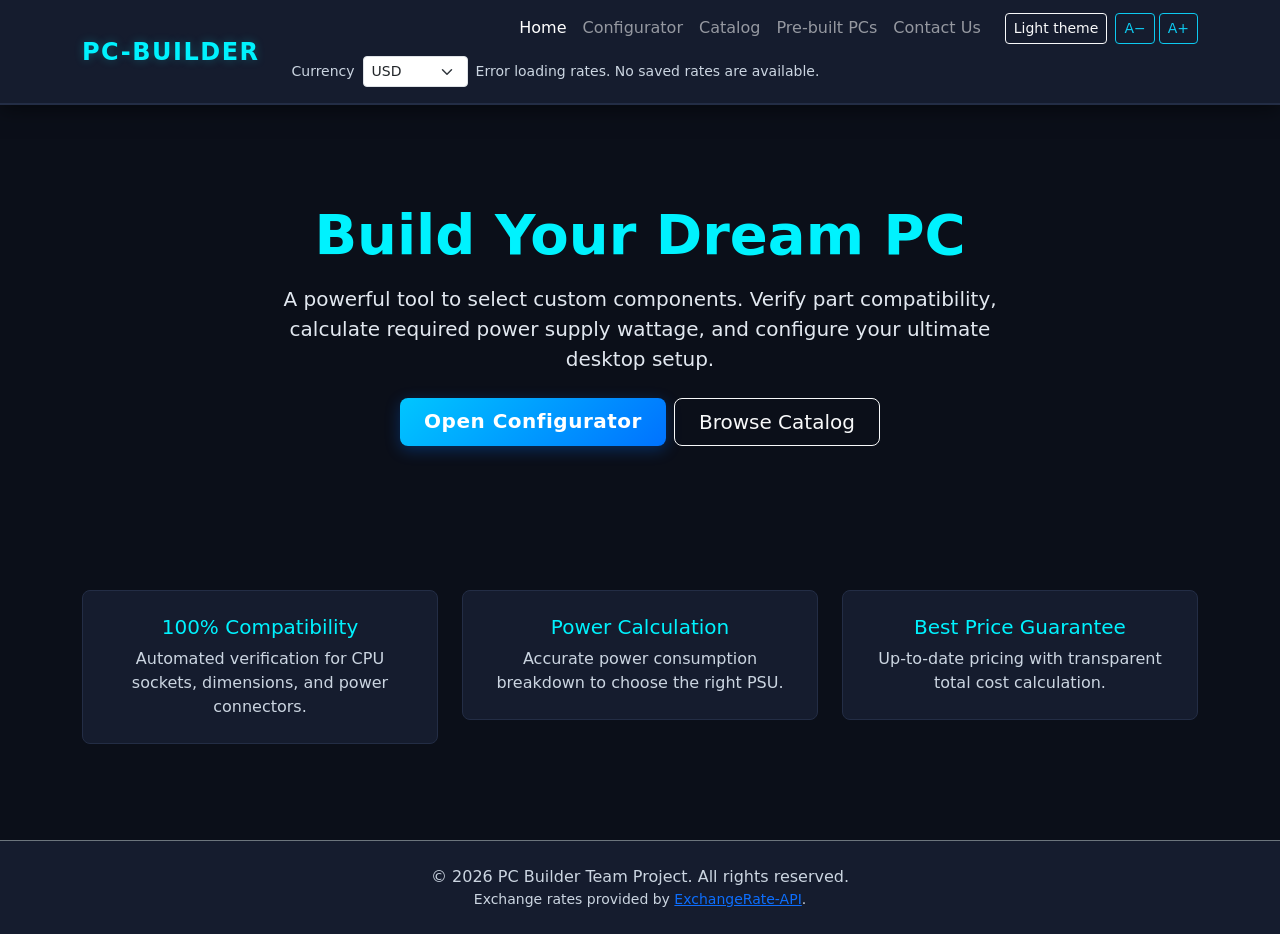
<file: index.html>
<!DOCTYPE html>
<html lang="en">
<head>
    <meta charset="UTF-8">
    <meta name="viewport" content="width=device-width, initial-scale=1.0">
    <title>PC Builder — Home</title>
    <link href="vendor/bootstrap/bootstrap.min.css" rel="stylesheet">
    <link rel="stylesheet" href="styles.css">
</head>
<body>
    <a class="skip-link" href="#main-content">Skip to main content</a>

    <nav class="navbar navbar-expand-lg navbar-dark navbar-custom sticky-top">
        <div class="container">
            <a class="navbar-brand fw-bold" href="index.html" style="color: var(--accent-color);">PC-BUILDER</a>
            <button class="navbar-toggler" type="button" data-bs-toggle="collapse" data-bs-target="#navbarNav" aria-controls="navbarNav" aria-expanded="false" aria-label="Toggle navigation">
                <span class="navbar-toggler-icon"></span>
            </button>
            <div class="collapse navbar-collapse" id="navbarNav">
                <ul class="navbar-nav ms-auto">
                    <li class="nav-item"><a aria-current="page" class="nav-link active" href="index.html">Home</a></li>
                    <li class="nav-item"><a class="nav-link" href="builder.html">Configurator</a></li>
                    <li class="nav-item"><a class="nav-link" href="catalog.html">Catalog</a></li>
                    <li class="nav-item"><a class="nav-link" href="prebuilt.html">Pre-built PCs</a></li>
                    <li class="nav-item"><a class="nav-link" href="contact.html">Contact Us</a></li>
                    <li class="nav-item d-flex align-items-center">
                        <button id="theme-toggle" type="button" class="btn btn-sm btn-outline-light ms-lg-3 mt-2 mt-lg-0">Light theme</button>
                    </li>
                </ul>
            </div>
        </div>
    </nav>

    <main id="main-content">
    <section class="py-5 text-center container">
        <div class="row py-lg-5">
            <div class="col-lg-8 col-md-10 mx-auto">
                <h1 class="fw-bold display-4" style="color: var(--accent-color);">Build Your Dream PC</h1>
                <p class="lead text-muted my-3">
                    A powerful tool to select custom components. Verify part compatibility, calculate required power supply wattage, and configure your ultimate desktop setup.
                </p>
                <div class="d-grid gap-2 d-sm-flex justify-content-sm-center mt-4">
                    <a href="builder.html" class="btn btn-primary btn-lg px-4 gap-3">Open Configurator</a>
                    <a href="catalog.html" class="btn btn-outline-light btn-lg px-4">Browse Catalog</a>
                </div>
            </div>
        </div>
    </section>

    <section class="container my-5">
        <div class="row g-4 text-center">
            <div class="col-md-4">
                <div class="p-4 rounded-3" style="background-color: var(--card-bg); border: 1px solid var(--border-color);">
                    <h3 class="h5" style="color: var(--accent-color);">100% Compatibility</h3>
                    <p class="text-muted mb-0">Automated verification for CPU sockets, dimensions, and power connectors.</p>
                </div>
            </div>
            <div class="col-md-4">
                <div class="p-4 rounded-3" style="background-color: var(--card-bg); border: 1px solid var(--border-color);">
                    <h3 class="h5" style="color: var(--accent-color);">Power Calculation</h3>
                    <p class="text-muted mb-0">Accurate power consumption breakdown to choose the right PSU.</p>
                </div>
            </div>
            <div class="col-md-4">
                <div class="p-4 rounded-3" style="background-color: var(--card-bg); border: 1px solid var(--border-color);">
                    <h3 class="h5" style="color: var(--accent-color);">Best Price Guarantee</h3>
                    <p class="text-muted mb-0">Up-to-date pricing with transparent total cost calculation.</p>
                </div>
            </div>
        </div>
    </section>
    </main>

    <footer class="py-4 text-center border-top border-secondary mt-5">
        <p class="mb-0 text-muted">&copy; 2026 PC Builder Team Project. All rights reserved.</p>
        <p class="mb-0 small text-muted">Exchange rates provided by <a href="https://www.exchangerate-api.com">ExchangeRate-API</a>.</p>
    </footer>

    <script src="vendor/bootstrap/bootstrap.bundle.min.js"></script>
    <script src="main.js"></script>
    <script src="a11y.js"></script>
    <script src="currency.js"></script>
</body>
</html>
</file>
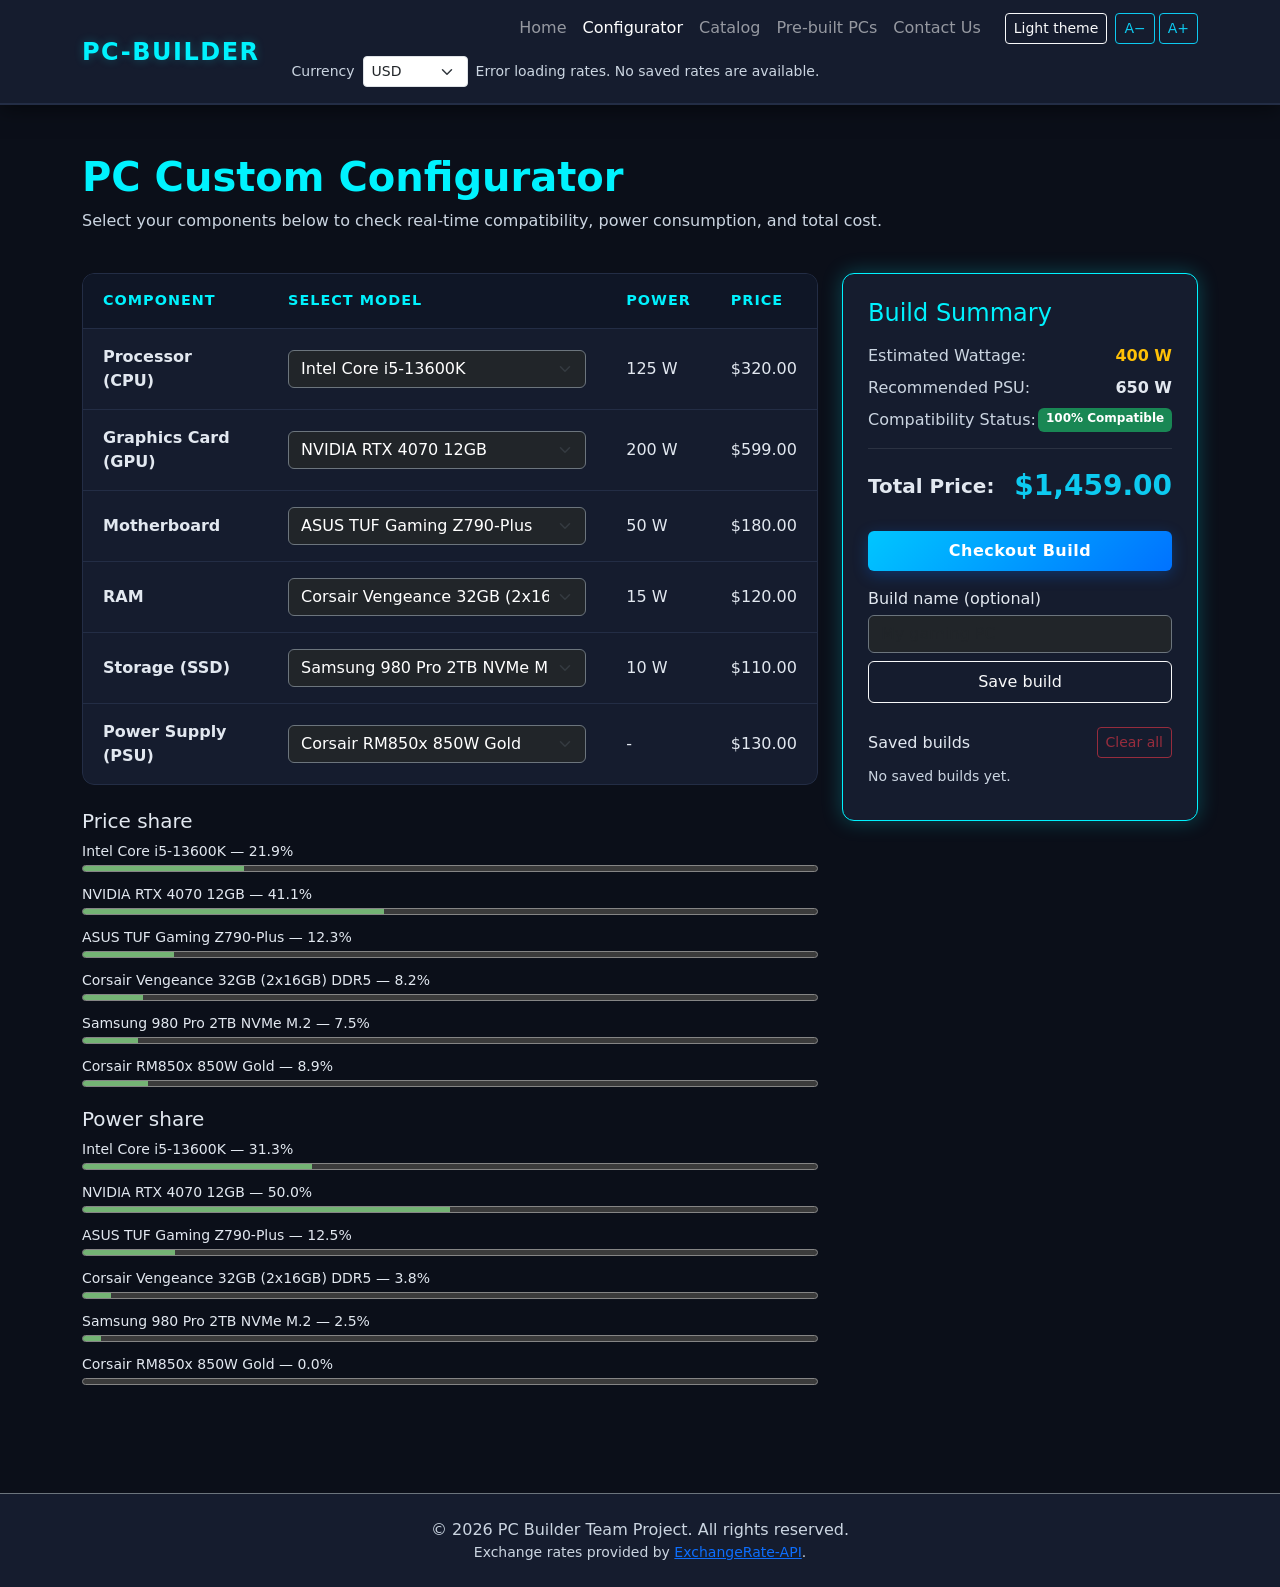
<file: builder.html>
<!DOCTYPE html>
<html lang="en">
<head>
    <meta charset="UTF-8">
    <meta name="viewport" content="width=device-width, initial-scale=1.0">
    <title>PC Builder — Configurator</title>
    <link href="vendor/bootstrap/bootstrap.min.css" rel="stylesheet">
    <link rel="stylesheet" href="styles.css">
</head>
<body>
    <a class="skip-link" href="#main-content">Skip to main content</a>

    <nav class="navbar navbar-expand-lg navbar-dark navbar-custom sticky-top">
        <div class="container">
            <a class="navbar-brand fw-bold" href="index.html" style="color: var(--accent-color);">PC-BUILDER</a>
            <button class="navbar-toggler" type="button" data-bs-toggle="collapse" data-bs-target="#navbarNav" aria-controls="navbarNav" aria-expanded="false" aria-label="Toggle navigation">
                <span class="navbar-toggler-icon"></span>
            </button>
            <div class="collapse navbar-collapse" id="navbarNav">
                <ul class="navbar-nav ms-auto">
                    <li class="nav-item"><a class="nav-link" href="index.html">Home</a></li>
                    <li class="nav-item"><a aria-current="page" class="nav-link active" href="builder.html">Configurator</a></li>
                    <li class="nav-item"><a class="nav-link" href="catalog.html">Catalog</a></li>
                    <li class="nav-item"><a class="nav-link" href="prebuilt.html">Pre-built PCs</a></li>
                    <li class="nav-item"><a class="nav-link" href="contact.html">Contact Us</a></li>
                    <li class="nav-item d-flex align-items-center">
                        <button id="theme-toggle" type="button" class="btn btn-sm btn-outline-light ms-lg-3 mt-2 mt-lg-0">Light theme</button>
                    </li>
                </ul>
            </div>
        </div>
    </nav>

    <main id="main-content" class="container my-5">
        <div class="row mb-4">
            <div class="col-12">
                <h1 class="fw-bold" style="color: var(--accent-color);">PC Custom Configurator</h1>
                <p class="text-muted">Select your components below to check real-time compatibility, power consumption, and total cost.</p>
            </div>
        </div>

        <div class="row g-4">
            <div class="col-lg-8">
                <div class="table-responsive" role="region" aria-label="Component selection; scroll horizontally on small screens" tabindex="0">
                <table class="builder-table">
                    <thead>
                        <tr>
                            <th>Component</th>
                            <th>Select Model</th>
                            <th>Power</th>
                            <th>Price</th>
                        </tr>
                    </thead>
                    <tbody>
                        <tr>
                            <td><strong>Processor (CPU)</strong></td>
                            <td><select aria-label="Processor" data-category="cpu" class="part-select form-select bg-dark text-white border-secondary"></select></td>
                            <td class="power-cell"></td>
                            <td class="price-cell"></td>
                        </tr>
                        <tr>
                            <td><strong>Graphics Card (GPU)</strong></td>
                            <td><select aria-label="Graphics card" data-category="gpu" class="part-select form-select bg-dark text-white border-secondary"></select></td>
                            <td class="power-cell"></td>
                            <td class="price-cell"></td>
                        </tr>
                        <tr>
                            <td><strong>Motherboard</strong></td>
                            <td><select aria-label="Motherboard" data-category="motherboard" class="part-select form-select bg-dark text-white border-secondary"></select></td>
                            <td class="power-cell"></td>
                            <td class="price-cell"></td>
                        </tr>
                        <tr>
                            <td><strong>RAM</strong></td>
                            <td><select aria-label="Memory" data-category="ram" class="part-select form-select bg-dark text-white border-secondary"></select></td>
                            <td class="power-cell"></td>
                            <td class="price-cell"></td>
                        </tr>
                        <tr>
                            <td><strong>Storage (SSD)</strong></td>
                            <td><select aria-label="Storage" data-category="storage" class="part-select form-select bg-dark text-white border-secondary"></select></td>
                            <td class="power-cell"></td>
                            <td class="price-cell"></td>
                        </tr>
                        <tr>
                            <td><strong>Power Supply (PSU)</strong></td>
                            <td><select aria-label="Power supply" data-category="psu" class="part-select form-select bg-dark text-white border-secondary"></select></td>
                            <td class="power-cell"></td>
                            <td class="price-cell"></td>
                        </tr>
                    </tbody>
                </table>
                </div>

                <section id="stats-panel" class="mt-4" aria-label="Build statistics"></section>
            </div>

            <div class="col-lg-4">
                <div class="summary-card">
                    <h3 class="h4 mb-3" style="color: var(--accent-color);">Build Summary</h3>

                    <div class="d-flex justify-content-between mb-2">
                        <span class="text-muted">Estimated Wattage:</span>
                        <strong class="text-warning" id="total-power">400 W</strong>
                    </div>
                    <div class="d-flex justify-content-between mb-2">
                        <span class="text-muted">Recommended PSU:</span>
                        <strong id="recommended-psu">650 W</strong>
                    </div>
                    <div class="d-flex justify-content-between mb-2">
                        <span class="text-muted">Compatibility Status:</span>
                        <span class="badge bg-success" id="compat-badge">100% Compatible</span>
                    </div>
                    <ul id="compat-messages" class="small text-warning ps-3 mb-2" aria-live="polite"></ul>

                    <hr class="border-secondary my-3">

                    <div class="d-flex justify-content-between align-items-center mb-4">
                        <span class="fs-5 fw-semibold">Total Price:</span>
                        <span class="fs-3 fw-bold text-info" id="total-price">$1,459.00</span>
                    </div>

                    <button class="btn btn-primary w-100 py-2" type="button">Checkout Build</button>

                    <label for="build-name" class="form-label mt-3 mb-1">Build name (optional)</label>
                    <input type="text" id="build-name" class="form-control bg-dark text-white border-secondary" maxlength="40" placeholder="My gaming PC">
                    <button id="save-build" type="button" class="btn btn-outline-light w-100 py-2 mt-2">Save build</button>
                    <p id="save-message" class="small mt-2 mb-0" role="status" aria-live="polite"></p>

                    <div class="d-flex justify-content-between align-items-center mt-4">
                        <h4 class="h6 mb-0">Saved builds</h4>
                        <button id="clear-builds" type="button" class="btn btn-sm btn-outline-danger">Clear all</button>
                    </div>
                    <p id="saved-empty" class="small text-muted mt-2 mb-0">No saved builds yet.</p>
                    <ul id="saved-builds" class="list-unstyled mt-2 mb-0"></ul>
                </div>
            </div>
        </div>
    </main>

    <footer class="py-4 text-center border-top border-secondary mt-5">
        <p class="mb-0 text-muted">&copy; 2026 PC Builder Team Project. All rights reserved.</p>
        <p class="mb-0 small text-muted">Exchange rates provided by <a href="https://www.exchangerate-api.com">ExchangeRate-API</a>.</p>
    </footer>

    <script src="vendor/bootstrap/bootstrap.bundle.min.js"></script>
<script src="main.js"></script>
<script src="currency.js"></script>
<script src="a11y.js"></script>
<script src="stats.js"></script>
<script src="builder.js"></script>
</html>
</file>
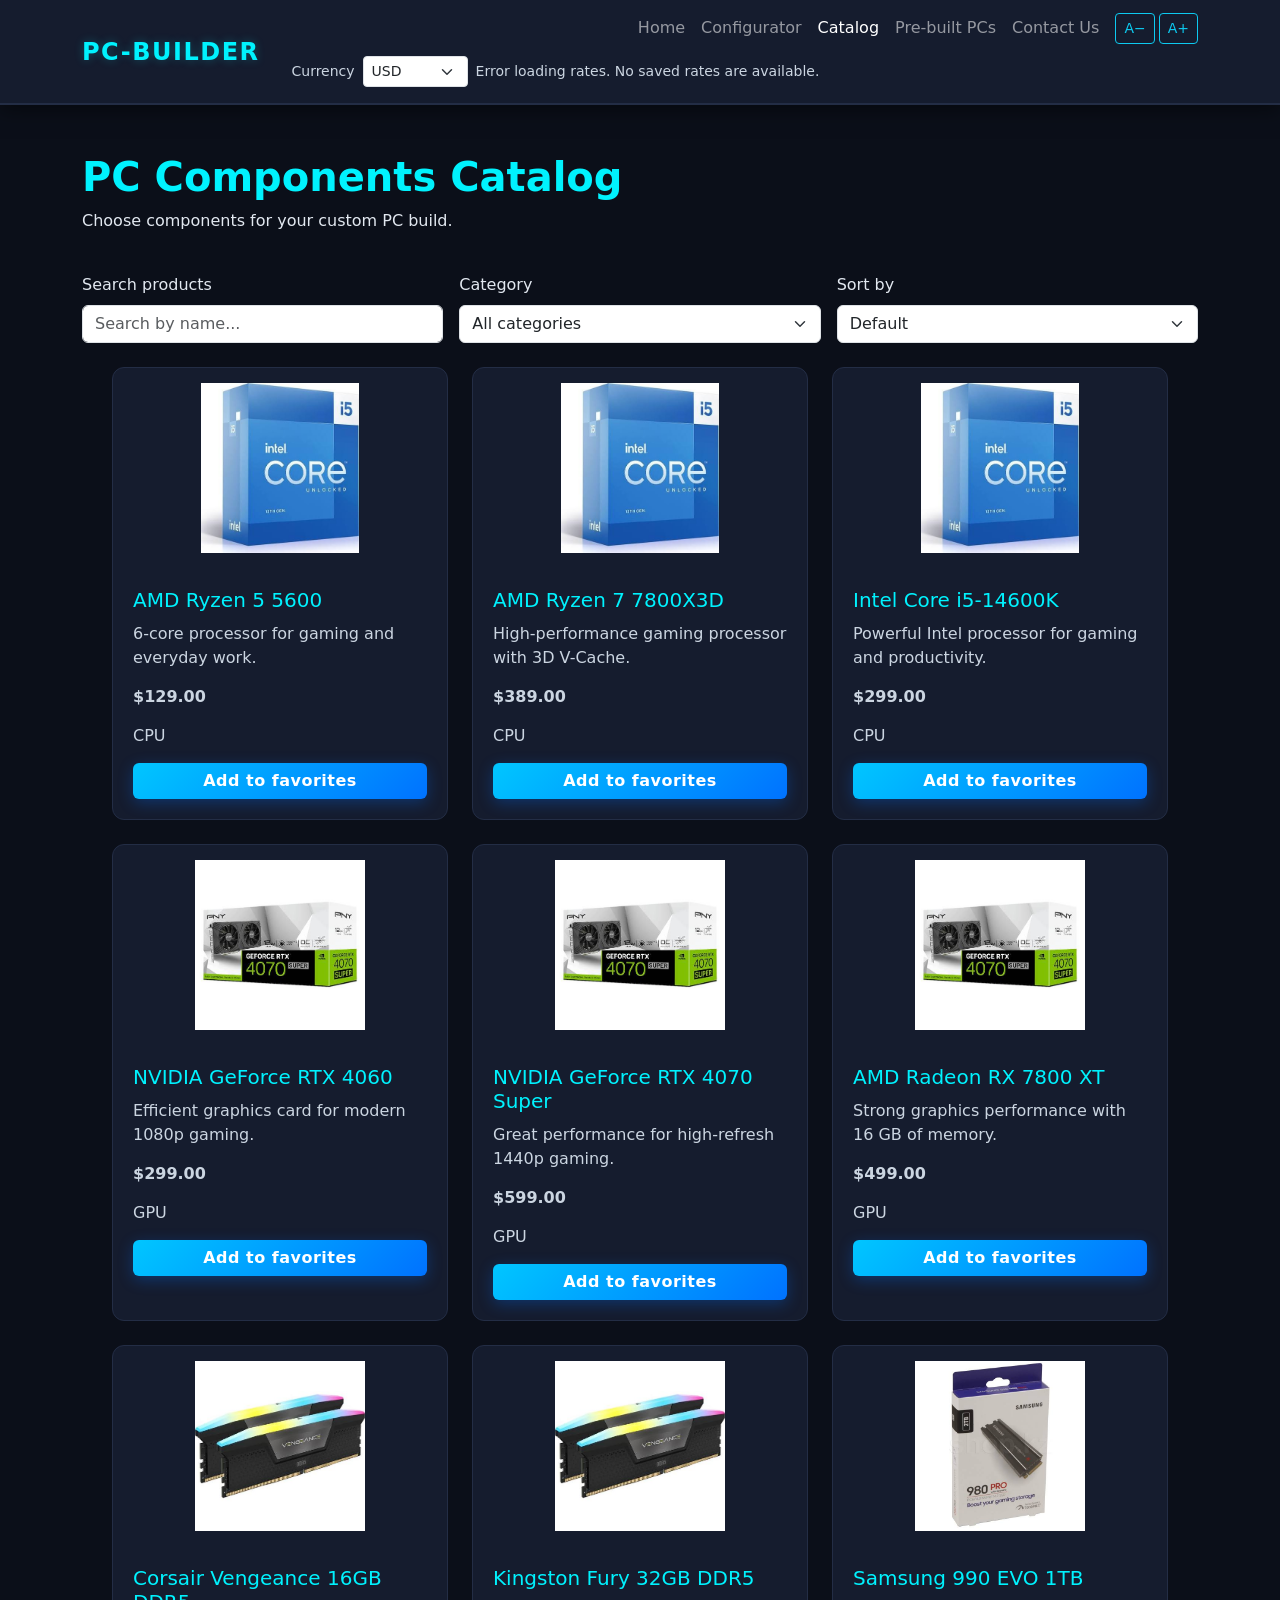
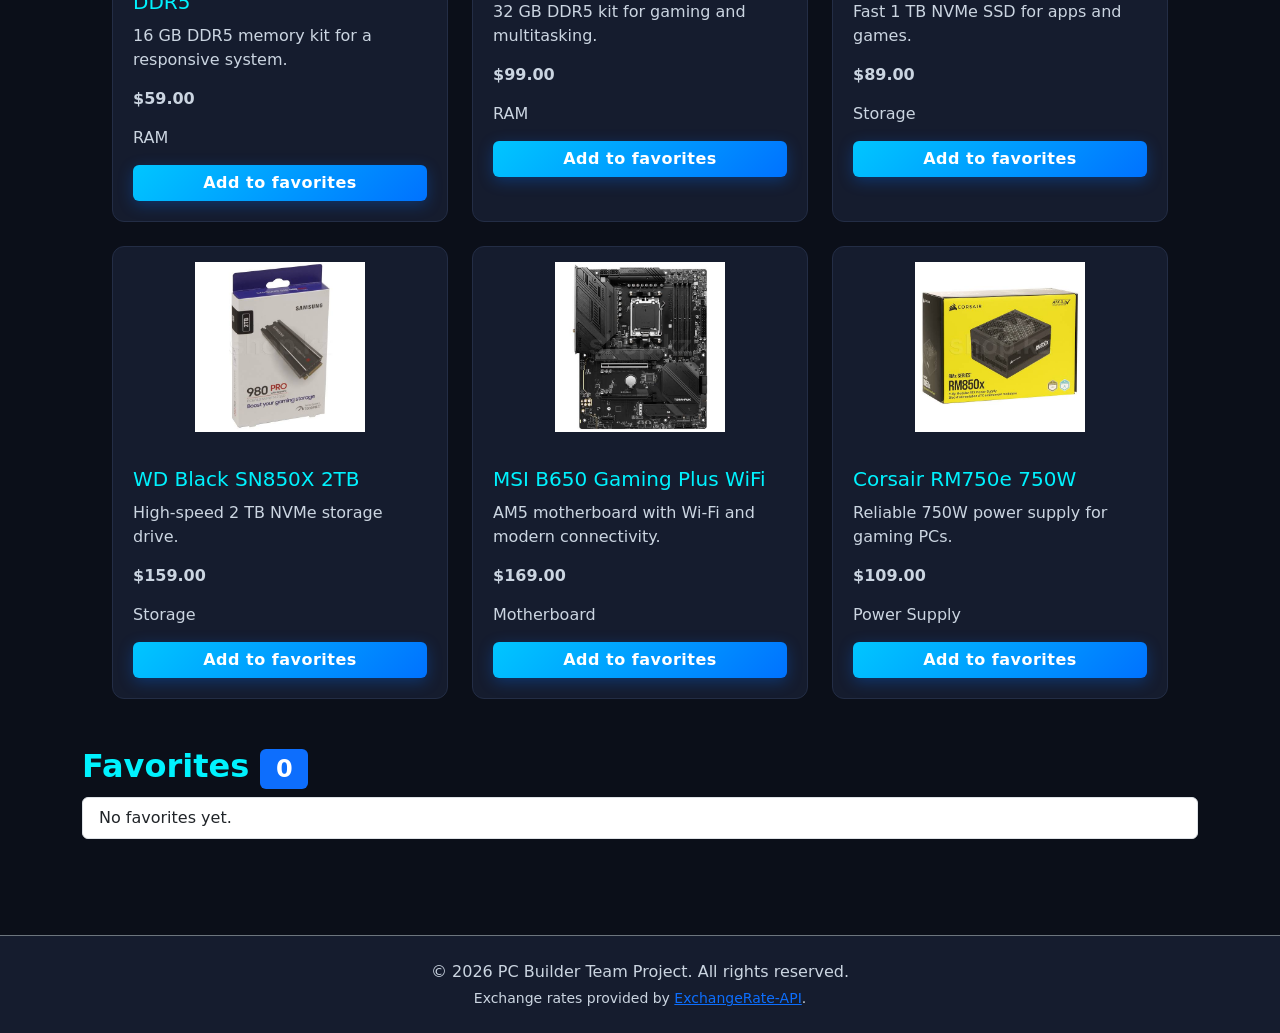
<file: catalog.html>
<!DOCTYPE html>
<html lang="en">
<head>
    <meta charset="UTF-8">
    <meta name="viewport" content="width=device-width, initial-scale=1.0">
    <title>PC Builder — Catalog</title>
    <link href="vendor/bootstrap/bootstrap.min.css" rel="stylesheet">
    <link rel="stylesheet" href="styles.css">
</head>
<body>
    <a class="skip-link" href="#main-content">Skip to main content</a>
    <nav class="navbar navbar-expand-lg navbar-dark navbar-custom sticky-top">
        <div class="container">
            <a class="navbar-brand fw-bold" href="index.html" style="color: var(--accent-color);">PC-BUILDER</a>
            <button class="navbar-toggler" type="button" data-bs-toggle="collapse" data-bs-target="#navbarNav" aria-controls="navbarNav" aria-expanded="false" aria-label="Toggle navigation">
                <span class="navbar-toggler-icon"></span>
            </button>
            <div class="collapse navbar-collapse" id="navbarNav">
                <ul class="navbar-nav ms-auto">
                    <li class="nav-item"><a class="nav-link" href="index.html">Home</a></li>
                    <li class="nav-item"><a class="nav-link" href="builder.html">Configurator</a></li>
                    <li class="nav-item"><a aria-current="page" class="nav-link active" href="catalog.html">Catalog</a></li>
                    <li class="nav-item"><a class="nav-link" href="prebuilt.html">Pre-built PCs</a></li>
                    <li class="nav-item"><a class="nav-link" href="contact.html">Contact Us</a></li>
                </ul>
            </div>
        </div>
    </nav>

    <main id="main-content">
        <div class="container my-5">
            <h1 class="fw-bold" style="color: var(--accent-color);">PC Components Catalog</h1>
            <p>Choose components for your custom PC build.</p>

            <div class="row g-3 my-4">
                <div class="col-md-4">
                    <label for="search-input" class="form-label">Search products</label>
                    <input type="search" id="search-input" class="form-control" placeholder="Search by name...">
                </div>
                <div class="col-md-4">
                    <label for="category-filter" class="form-label">Category</label>
                    <select id="category-filter" class="form-select">
                        <option value="all">All categories</option>
                        <option value="CPU">CPU</option>
                        <option value="GPU">GPU</option>
                        <option value="RAM">RAM</option>
                        <option value="Storage">Storage</option>
                        <option value="Motherboard">Motherboard</option>
                        <option value="Power Supply">Power Supply</option>
                    </select>
                </div>
                <div class="col-md-4">
                    <label for="sort-select" class="form-label">Sort by</label>
                    <select id="sort-select" class="form-select">
                        <option value="default">Default</option>
                        <option value="price-asc">Price: low to high</option>
                        <option value="price-desc">Price: high to low</option>
                    </select>
                </div>
            </div>

            <div class="catalog-grid" id="product-grid"></div>

            <section class="mt-5" id="favorites-section">
                <h2 class="fw-bold" style="color: var(--accent-color);">
                    Favorites <span class="badge bg-primary" id="favorites-count">0</span>
                </h2>
                <ul class="list-group" id="favorites-list">
                    <li class="list-group-item" id="empty-favorites">No favorites yet.</li>
                </ul>
            </section>
        </div>
    </main>

    <footer class="py-4 text-center border-top border-secondary mt-5">
        <p class="mb-1 text-muted">&copy; 2026 PC Builder Team Project. All rights reserved.</p>
        <p class="mb-0 text-muted small">Exchange rates provided by <a href="https://www.exchangerate-api.com" target="_blank" rel="noopener noreferrer">ExchangeRate-API</a>.</p>
    </footer>

    <script src="vendor/bootstrap/bootstrap.bundle.min.js"></script>
    <script src="main.js"></script>
    <script src="a11y.js"></script>
    <script src="currency.js"></script>
    <script src="catalog.js"></script>
</body>
</html>
</file>
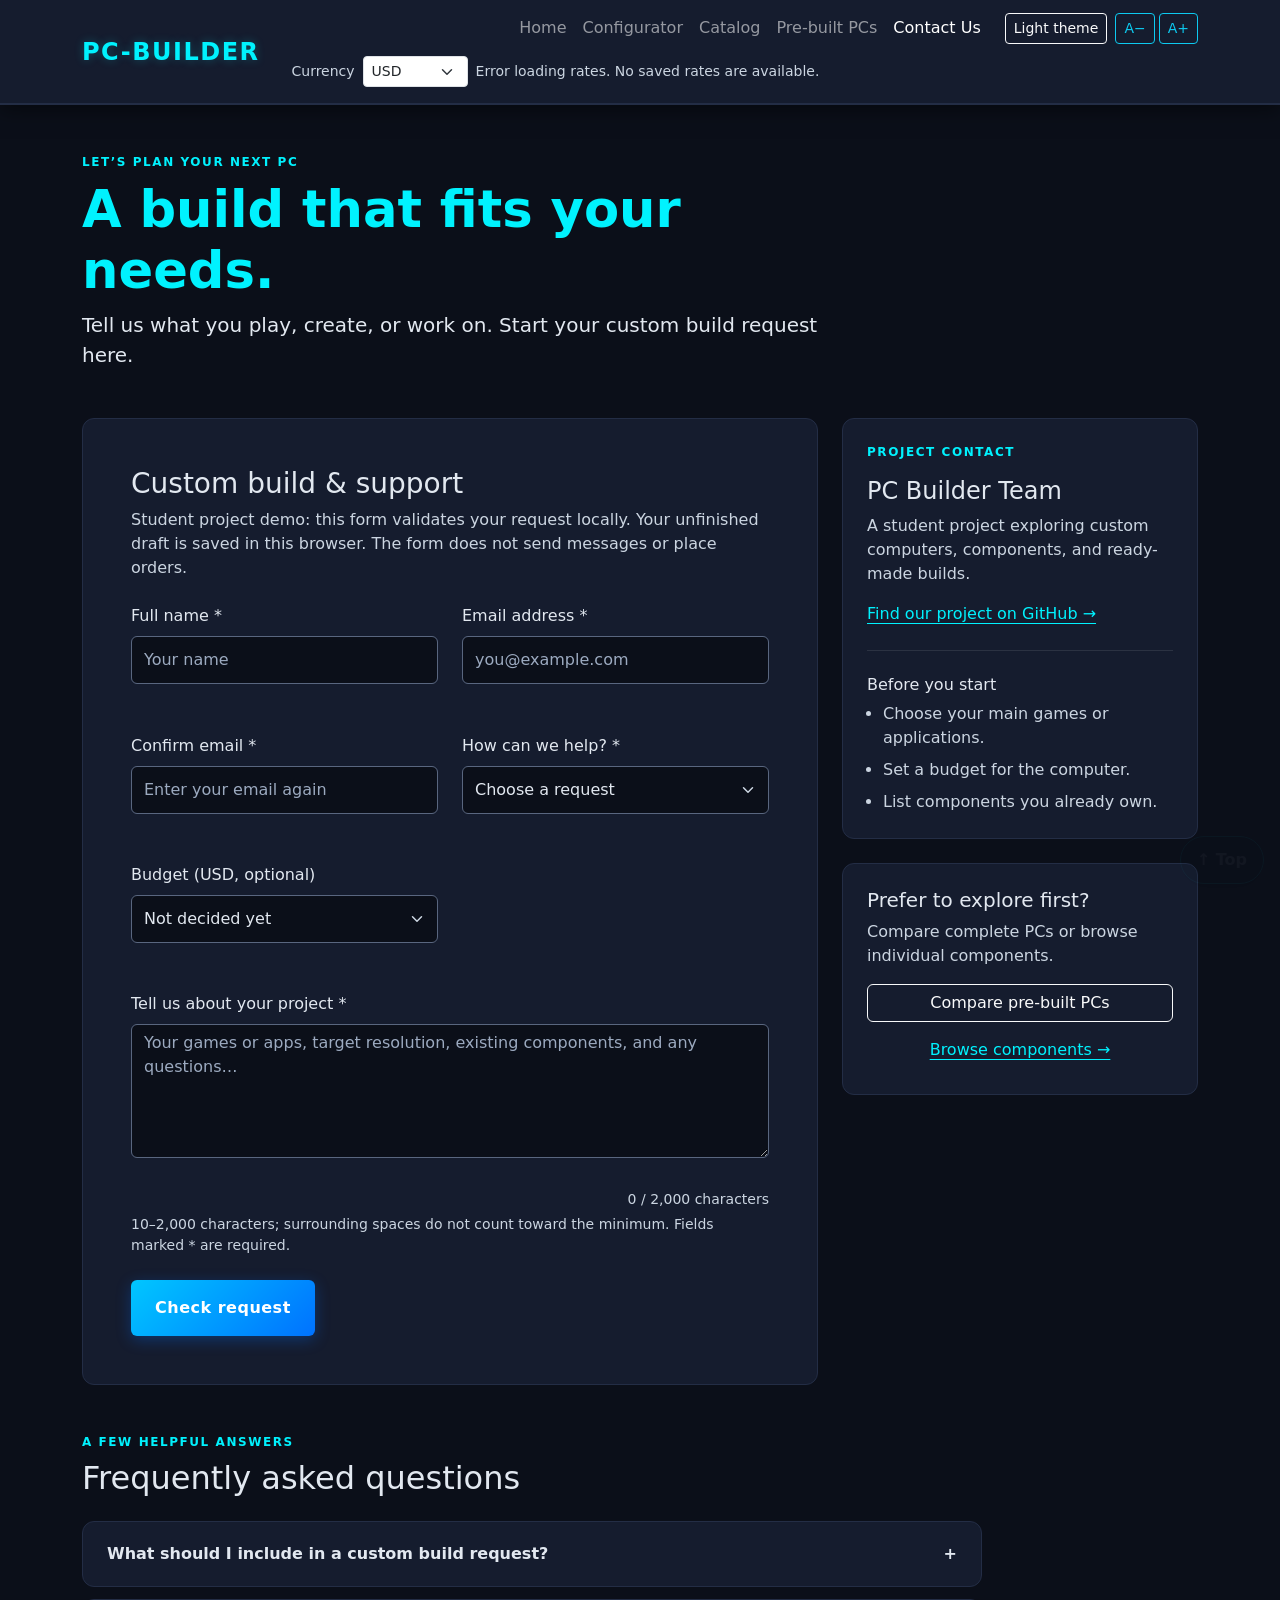
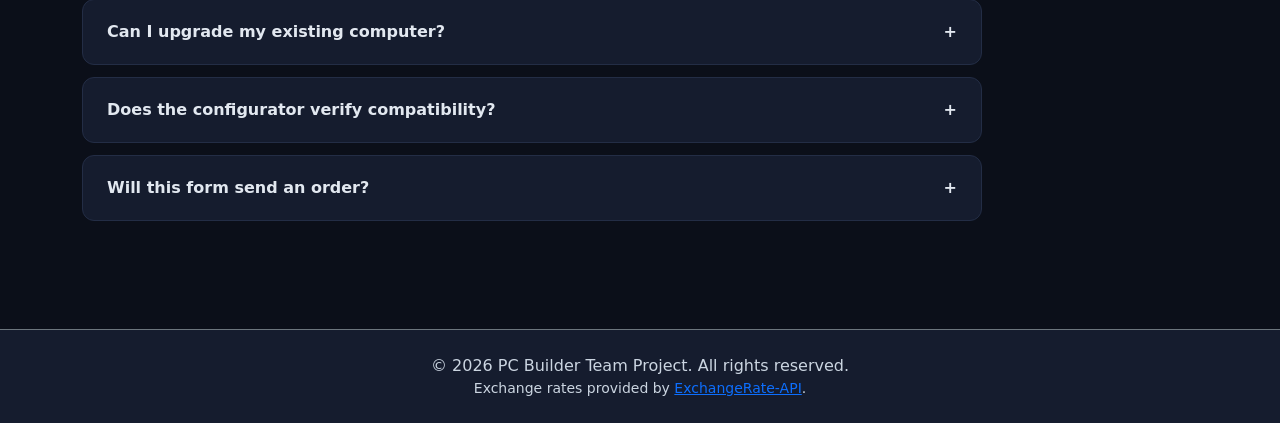
<file: contact.html>
<!DOCTYPE html>
<html lang="en">
<head>
    <meta charset="UTF-8">
    <meta name="viewport" content="width=device-width, initial-scale=1.0">
    <meta name="description" content="Plan a custom computer build or ask the PC Builder team for support.">
    <title>PC Builder — Contact Us</title>
    <link rel="icon" href="data:,">
    <link href="vendor/bootstrap/bootstrap.min.css" rel="stylesheet">
    <link rel="stylesheet" href="styles.css">
</head>
<body>
    <a class="skip-link" href="#main-content">Skip to main content</a>
<nav class="navbar navbar-expand-lg navbar-dark navbar-custom sticky-top">
        <div class="container">
            <a class="navbar-brand fw-bold" href="index.html" style="color: var(--accent-color);">PC-BUILDER</a>
            <button class="navbar-toggler" type="button" data-bs-toggle="collapse" data-bs-target="#navbarNav" aria-controls="navbarNav" aria-expanded="false" aria-label="Toggle navigation">
                <span class="navbar-toggler-icon"></span>
            </button>
            <div class="collapse navbar-collapse" id="navbarNav">
                <ul class="navbar-nav ms-auto">
                    <li class="nav-item"><a class="nav-link" href="index.html">Home</a></li>
                    <li class="nav-item"><a class="nav-link" href="builder.html">Configurator</a></li>
                    <li class="nav-item"><a class="nav-link" href="catalog.html">Catalog</a></li>
                    <li class="nav-item"><a class="nav-link" href="prebuilt.html">Pre-built PCs</a></li>
                    <li class="nav-item"><a aria-current="page" class="nav-link active" href="contact.html">Contact Us</a></li>
                    <li class="nav-item d-flex align-items-center">
                        <button id="theme-toggle" type="button" class="btn btn-sm btn-outline-light ms-lg-3 mt-2 mt-lg-0">Light theme</button>
                    </li>
                </ul>
            </div>
        </div>
    </nav>
    <main id="main-content" class="container my-5">
        <header class="contact-heading mb-5">
            <p class="eyebrow mb-2">LET’S PLAN YOUR NEXT PC</p>
            <h1 class="fw-bold">A build that fits your needs.</h1>
            <p class="lead mb-0">Tell us what you play, create, or work on. Start your custom build request here.</p>
        </header>
        <div class="row g-4">
            <section class="col-lg-8" aria-labelledby="request-heading">
                <div class="contact-panel p-4 p-md-5">
                    <h2 id="request-heading" class="h3 mb-2">Custom build &amp; support</h2>
                    <p id="form-note" class="text-muted mb-4">Student project demo: this form validates your request locally. Your unfinished draft is saved in this browser. The form does not send messages or place orders.</p>
                    <form id="contact-form" aria-describedby="form-note" novalidate>
                        <div class="row g-4">
                            <div class="col-md-6">
                                <label for="full-name" class="form-label">Full name <span aria-hidden="true">*</span></label>
                                <input type="text" class="form-control" id="full-name" name="name" autocomplete="name" required maxlength="100" placeholder="Your name" aria-describedby="full-name-error">
                                <div id="full-name-error" class="field-error" aria-live="polite"></div>
                            </div>
                            <div class="col-md-6">
                                <label for="email" class="form-label">Email address <span aria-hidden="true">*</span></label>
                                <input type="email" class="form-control" id="email" name="email" autocomplete="email" required maxlength="254" placeholder="you@example.com" aria-describedby="email-error">
                                <div id="email-error" class="field-error" aria-live="polite"></div>
                            </div>
                            <div class="col-md-6">
                                <label for="confirm-email" class="form-label">Confirm email <span aria-hidden="true">*</span></label>
                                <input type="email" class="form-control" id="confirm-email" name="confirmEmail" autocomplete="off" required maxlength="254" aria-describedby="confirm-email-error" placeholder="Enter your email again">
                                <div id="confirm-email-error" class="field-error" aria-live="polite"></div>
                            </div>
                            <div class="col-md-6">
                                <label for="request-type" class="form-label">How can we help? <span aria-hidden="true">*</span></label>
                                <select class="form-select" id="request-type" name="requestType" required aria-describedby="request-type-error">
                                    <option value="">Choose a request</option>
                                    <option value="custom">Custom PC build</option>
                                    <option value="upgrade">Upgrade an existing PC</option>
                                    <option value="support">Technical support</option>
                                    <option value="other">General question</option>
                                </select>
                                <div id="request-type-error" class="field-error" aria-live="polite"></div>
                            </div>
                            <div class="col-md-6">
                                <label for="budget" class="form-label">Budget (USD, optional)</label>
                                <select class="form-select" id="budget" name="budget" aria-describedby="budget-error">
                                    <option value="">Not decided yet</option>
                                    <option>Under $1,000</option>
                                    <option>$1,000–$1,500</option>
                                    <option>$1,500–$2,000</option>
                                    <option>Over $2,000</option>
                                </select>
                                <div id="budget-error" class="field-error" aria-live="polite"></div>
                            </div>
                            <div class="col-12">
                                <label for="message" class="form-label">Tell us about your project <span aria-hidden="true">*</span></label>
                                <textarea class="form-control" id="message" name="message" rows="5" required minlength="10" maxlength="2000" aria-describedby="message-help message-error message-count" placeholder="Your games or apps, target resolution, existing components, and any questions…"></textarea>
                                <div id="message-error" class="field-error" aria-live="polite"></div>
                                <div id="message-count" class="character-count">0 / 2,000 characters</div>
                                <div id="message-help" class="form-text">10–2,000 characters; surrounding spaces do not count toward the minimum. Fields marked * are required.</div>
                            </div>
                            <div class="col-12">
                                <button type="submit" class="btn btn-primary px-4 py-3">Check request</button>
                            </div>
                        </div>
                    </form>
                    <noscript><p class="mt-3">Enable JavaScript to use this local form demo. No submission service is connected.</p></noscript>
                    <div id="form-status" class="form-status mt-4" role="status" aria-live="polite" hidden></div>
                </div>
            </section>
            <aside class="col-lg-4" aria-labelledby="contact-heading">
                <div class="contact-panel p-4 mb-4">
                    <p class="eyebrow">PROJECT CONTACT</p>
                    <h2 id="contact-heading" class="h4">PC Builder Team</h2>
                    <p class="text-muted">A student project exploring custom computers, components, and ready-made builds.</p>
                    <a href="https://github.com/Aleksizz-ctrl/pc-builder-site" class="contact-link">Find our project on GitHub &rarr;</a>
                    <hr class="border-secondary my-4">
                    <h3 class="h6">Before you start</h3>
                    <ul class="text-muted ps-3 mb-0">
                        <li class="mb-2">Choose your main games or applications.</li>
                        <li class="mb-2">Set a budget for the computer.</li>
                        <li>List components you already own.</li>
                    </ul>
                </div>
                <div class="contact-panel p-4">
                    <h2 class="h5">Prefer to explore first?</h2>
                    <p class="text-muted">Compare complete PCs or browse individual components.</p>
                    <a href="prebuilt.html" class="btn btn-outline-light w-100 mb-2">Compare pre-built PCs</a>
                    <a href="catalog.html" class="contact-link d-block text-center py-2">Browse components &rarr;</a>
                </div>
            </aside>
        </div>
        <section class="faq-section mt-5" aria-labelledby="faq-heading">
            <p class="eyebrow mb-2">A FEW HELPFUL ANSWERS</p>
            <h2 id="faq-heading" class="mb-4">Frequently asked questions</h2>
            <div class="faq-item">
                <button type="button" id="faq-question-1" class="faq-question" data-faq-question aria-expanded="true" aria-controls="faq-answer-1">What should I include in a custom build request?</button>
                <div id="faq-answer-1" class="faq-answer" role="region" aria-labelledby="faq-question-1">
                    <p>Include your budget, main games or applications, monitor resolution, and any parts you already own. Mention whether you also need a monitor or peripherals.</p>
                </div>
            </div>
            <div class="faq-item">
                <button type="button" id="faq-question-2" class="faq-question" data-faq-question aria-expanded="true" aria-controls="faq-answer-2">Can I upgrade my existing computer?</button>
                <div id="faq-answer-2" class="faq-answer" role="region" aria-labelledby="faq-question-2">
                    <p>Choose “Upgrade an existing PC” and list your processor, motherboard, memory, graphics card, power supply, and case. These details help assess potential upgrades.</p>
                </div>
            </div>
            <div class="faq-item">
                <button type="button" id="faq-question-3" class="faq-question" data-faq-question aria-expanded="true" aria-controls="faq-answer-3">Does the configurator verify compatibility?</button>
                <div id="faq-answer-3" class="faq-answer" role="region" aria-labelledby="faq-question-3">
                    <p>The configurator checks CPU sockets and estimated power supply capacity and updates sample totals. Check memory support, case dimensions, connectors and manufacturer specifications separately.</p>
                </div>
            </div>
            <div class="faq-item">
                <button type="button" id="faq-question-4" class="faq-question" data-faq-question aria-expanded="true" aria-controls="faq-answer-4">Will this form send an order?</button>
                <div id="faq-answer-4" class="faq-answer" role="region" aria-labelledby="faq-question-4">
                    <p>No. This is a frontend course project. The form checks required fields and displays a local confirmation; it does not transmit or store your information.</p>
                </div>
            </div>
        </section>
    </main>
<footer class="py-4 text-center border-top border-secondary mt-5">
        <p class="mb-0 text-muted">&copy; 2026 PC Builder Team Project. All rights reserved.</p>
        <p class="mb-0 small text-muted">Exchange rates provided by <a href="https://www.exchangerate-api.com">ExchangeRate-API</a>.</p>
    </footer>
    <script src="vendor/bootstrap/bootstrap.bundle.min.js"></script>
    <script src="https://code.jquery.com/jquery-3.7.1.min.js" integrity="sha256-/JqT3SQfawRcv/BIHPThkBvs0OEvtFFmqPF/lYI/Cxo=" crossorigin="anonymous"></script>
    <script src="main.js"></script>
    <script src="a11y.js"></script>
    <script src="currency.js"></script>
    <script src="contact.js"></script>
    <script src="ui.js"></script>
</body>
</html>
</file>
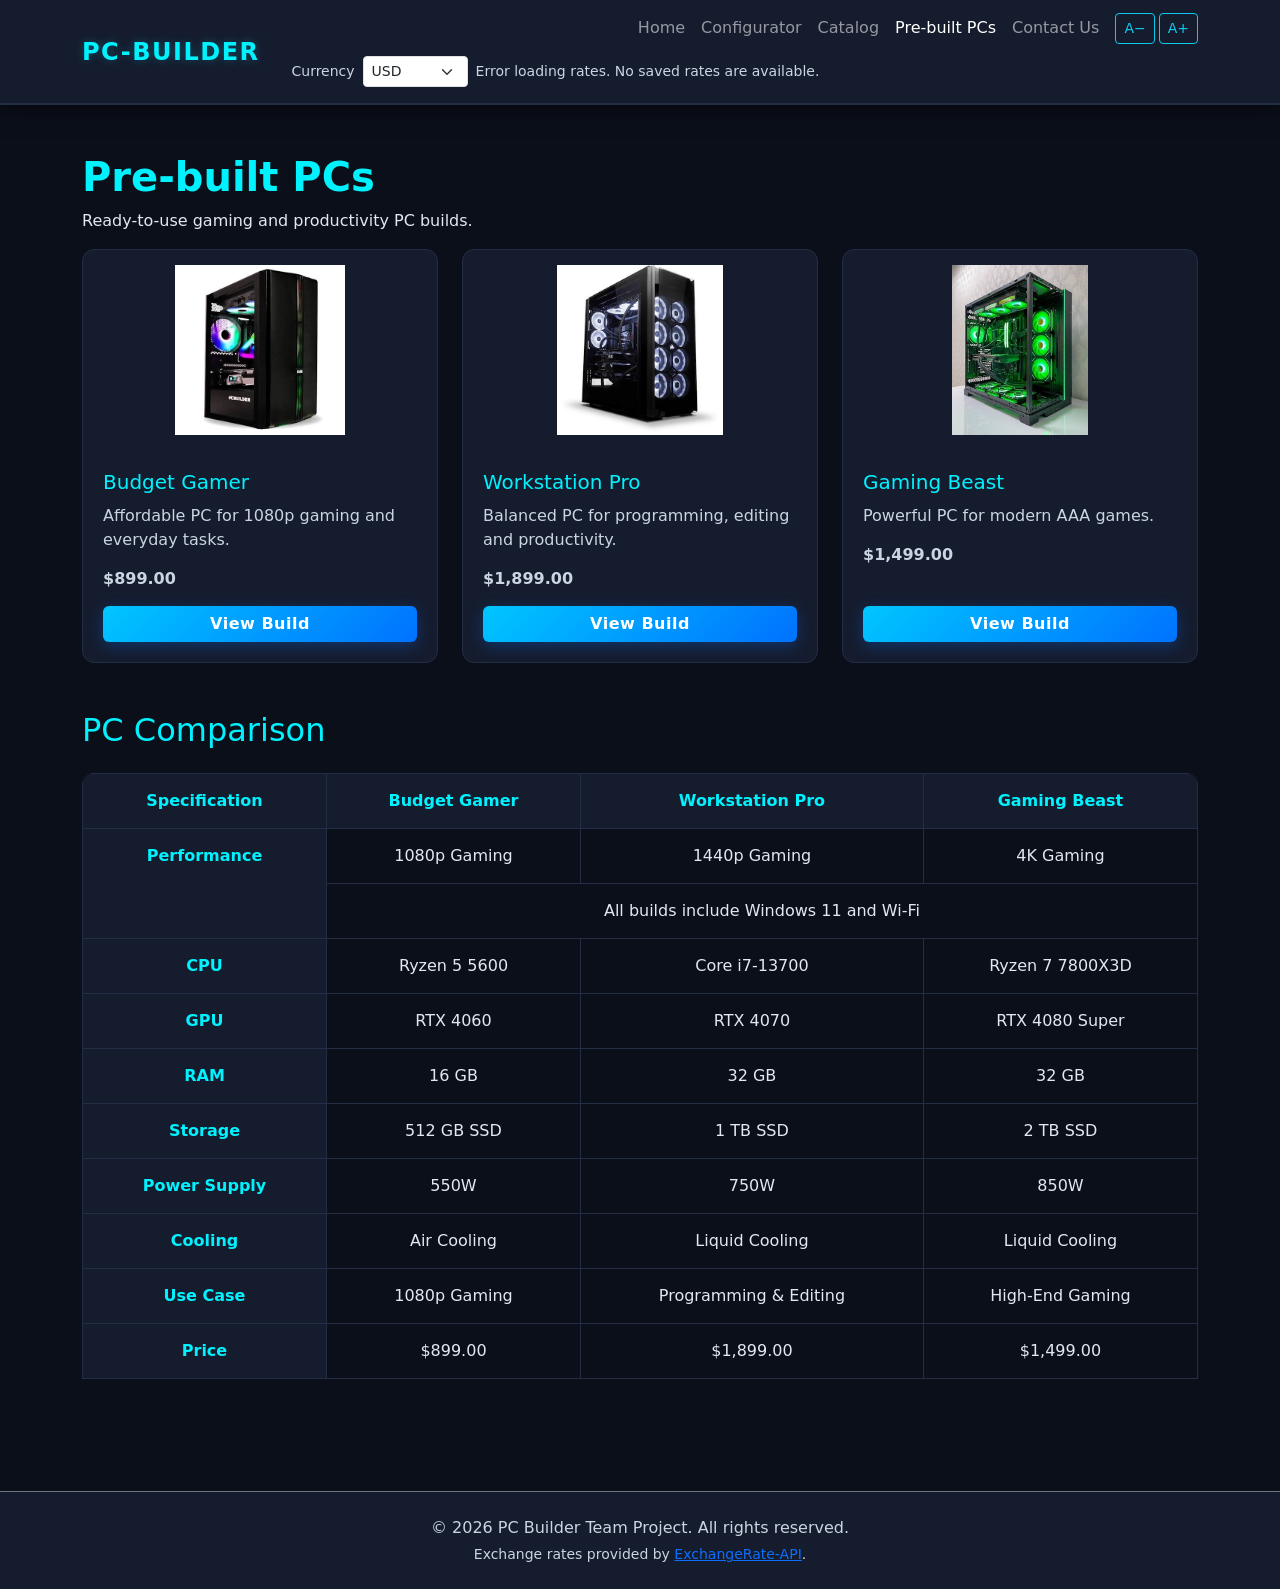
<file: prebuilt.html>
<!DOCTYPE html>
<html lang="en">
<head>
    <meta charset="UTF-8">
    <meta name="viewport" content="width=device-width, initial-scale=1.0">
    <title>PC Builder — Pre-built PCs</title>
    <link href="vendor/bootstrap/bootstrap.min.css" rel="stylesheet">
    <link rel="stylesheet" href="styles.css">
</head>
<body>
    <a class="skip-link" href="#main-content">Skip to main content</a>

    <nav class="navbar navbar-expand-lg navbar-dark navbar-custom sticky-top">
        <div class="container">
            <a class="navbar-brand fw-bold" href="index.html" style="color: var(--accent-color);">PC-BUILDER</a>
            <button class="navbar-toggler" type="button" data-bs-toggle="collapse" data-bs-target="#navbarNav" aria-controls="navbarNav" aria-expanded="false" aria-label="Toggle navigation">
                <span class="navbar-toggler-icon"></span>
            </button>
            <div class="collapse navbar-collapse" id="navbarNav">
                <ul class="navbar-nav ms-auto">
                    <li class="nav-item"><a class="nav-link" href="index.html">Home</a></li>
                    <li class="nav-item"><a class="nav-link" href="builder.html">Configurator</a></li>
                    <li class="nav-item"><a class="nav-link" href="catalog.html">Catalog</a></li>
                    <li class="nav-item"><a aria-current="page" class="nav-link active" href="prebuilt.html">Pre-built PCs</a></li>
                    <li class="nav-item"><a class="nav-link" href="contact.html">Contact Us</a></li>
                </ul>
            </div>
        </div>
    </nav>

    <main id="main-content">
        <div class="container my-5">
            <h1 class="fw-bold" style="color: var(--accent-color);">Pre-built PCs</h1>
            <p>Ready-to-use gaming and productivity PC builds.</p>

            <div class="row g-4" id="prebuilt-list">
                <div class="col-md-4">
                    <div class="product-card">
                        <img src="images/budget-gamer-pc.jfif" class="product-image" alt="Budget Gamer PC">
                        <div class="product-info">
                            <h5>Budget Gamer</h5>
                            <p>Affordable PC for 1080p gaming and everyday tasks.</p>
                            <p><strong><span data-usd="899">$899</span></strong></p>
                            <a href="#" class="btn btn-primary view-build">View Build</a>
                            <div class="build-details mt-3" style="display: none;">
                                <h6>Build specifications</h6>
                                <ul>
                                    <li><strong>CPU:</strong> Ryzen 5 5600</li>
                                    <li><strong>GPU:</strong> RTX 4060</li>
                                    <li><strong>RAM:</strong> 16 GB DDR4</li>
                                    <li><strong>Storage:</strong> 512 GB SSD</li>
                                    <li><strong>PSU:</strong> 550W</li>
                                    <li><strong>Cooling:</strong> Air Cooling</li>
                                </ul>
                            </div>
                        </div>
                    </div>
                </div>

                <div class="col-md-4">
                    <div class="product-card">
                        <img src="images/workstation-pc.jfif" class="product-image" alt="Workstation PC">
                        <div class="product-info">
                            <h5>Workstation Pro</h5>
                            <p>Balanced PC for programming, editing and productivity.</p>
                            <p><strong><span data-usd="1899">$1899</span></strong></p>
                            <a href="#" class="btn btn-primary view-build">View Build</a>
                            <div class="build-details mt-3" style="display: none;">
                                <h6>Build specifications</h6>
                                <ul>
                                    <li><strong>CPU:</strong> Intel Core i7-13700</li>
                                    <li><strong>GPU:</strong> RTX 4070</li>
                                    <li><strong>RAM:</strong> 32 GB DDR5</li>
                                    <li><strong>Storage:</strong> 1 TB SSD</li>
                                    <li><strong>PSU:</strong> 750W</li>
                                    <li><strong>Cooling:</strong> Liquid Cooling</li>
                                </ul>
                            </div>
                        </div>
                    </div>
                </div>

                <div class="col-md-4">
                    <div class="product-card">
                        <img src="images/gaming-pc.jfif" class="product-image" alt="Gaming PC">
                        <div class="product-info">
                            <h5>Gaming Beast</h5>
                            <p>Powerful PC for modern AAA games.</p>
                            <p><strong><span data-usd="1499">$1499</span></strong></p>
                            <a href="#" class="btn btn-primary view-build">View Build</a>
                            <div class="build-details mt-3" style="display: none;">
                                <h6>Build specifications</h6>
                                <ul>
                                    <li><strong>CPU:</strong> Ryzen 7 7800X3D</li>
                                    <li><strong>GPU:</strong> RTX 4080 Super</li>
                                    <li><strong>RAM:</strong> 32 GB DDR5</li>
                                    <li><strong>Storage:</strong> 2 TB SSD</li>
                                    <li><strong>PSU:</strong> 850W</li>
                                    <li><strong>Cooling:</strong> Liquid Cooling</li>
                                </ul>
                            </div>
                        </div>
                    </div>
                </div>
            </div>

            <h2 class="mt-5 mb-4" style="color: var(--accent-color);">PC Comparison</h2>
            <div class="table-responsive">
                <table class="table table-dark table-bordered text-center comparison-table">
                    <thead>
                        <tr>
                            <th>Specification</th>
                            <th>Budget Gamer</th>
                            <th>Workstation Pro</th>
                            <th>Gaming Beast</th>
                        </tr>
                    </thead>
                    <tbody>
                        <tr><th rowspan="2">Performance</th><td>1080p Gaming</td><td>1440p Gaming</td><td>4K Gaming</td></tr>
                        <tr><td colspan="3">All builds include Windows 11 and Wi-Fi</td></tr>
                        <tr><th>CPU</th><td>Ryzen 5 5600</td><td>Core i7-13700</td><td>Ryzen 7 7800X3D</td></tr>
                        <tr><th>GPU</th><td>RTX 4060</td><td>RTX 4070</td><td>RTX 4080 Super</td></tr>
                        <tr><th>RAM</th><td>16 GB</td><td>32 GB</td><td>32 GB</td></tr>
                        <tr><th>Storage</th><td>512 GB SSD</td><td>1 TB SSD</td><td>2 TB SSD</td></tr>
                        <tr><th>Power Supply</th><td>550W</td><td>750W</td><td>850W</td></tr>
                        <tr><th>Cooling</th><td>Air Cooling</td><td>Liquid Cooling</td><td>Liquid Cooling</td></tr>
                        <tr><th>Use Case</th><td>1080p Gaming</td><td>Programming &amp; Editing</td><td>High-End Gaming</td></tr>
                        <tr><th>Price</th><td><span data-usd="899">$899</span></td><td><span data-usd="1899">$1899</span></td><td><span data-usd="1499">$1499</span></td></tr>
                    </tbody>
                </table>
            </div>
        </div>
    </main>

    <footer class="py-4 text-center border-top border-secondary mt-5">
        <p class="mb-1 text-muted">&copy; 2026 PC Builder Team Project. All rights reserved.</p>
        <p class="mb-0 text-muted small">Exchange rates provided by <a href="https://www.exchangerate-api.com" target="_blank" rel="noopener noreferrer">ExchangeRate-API</a>.</p>
    </footer>

    <script src="vendor/bootstrap/bootstrap.bundle.min.js"></script>
    <script src="https://code.jquery.com/jquery-3.7.1.min.js"></script>
    <script src="main.js"></script>
    <script src="a11y.js"></script>
    <script src="currency.js"></script>
    <script src="prebuilt.js"></script>
</body>
</html>
</file>
<file: styles.css>
:root {
    --bg-color: #0b0f19;
    --card-bg: #151c2e;
    --accent-color: #00f2fe;
    --accent-glow: rgba(0, 242, 254, 0.25);
    --text-color: #e2e8f0;
    --text-muted: #cbd5e1;
    --border-color: #232d45;
    --hover-border: #38bdf8;
}

body {
    background-color: var(--bg-color);
    color: var(--text-color);
    font-family: 'Segoe UI', system-ui, -apple-system, sans-serif;
    margin: 0;
    padding: 0;
}

.navbar-custom {
    background-color: var(--card-bg);
    border-bottom: 2px solid var(--border-color);
    box-shadow: 0 4px 20px rgba(0, 0, 0, 0.5);
}

.navbar-brand {
    font-size: 1.5rem;
    letter-spacing: 1.5px;
    text-shadow: 0 0 10px var(--accent-glow);
}

footer {
    background-color: var(--card-bg);
}

.text-muted {
    color: var(--text-muted) !important;
}

.lead {
    color: #e2e8f0 !important;
}

footer p {
    color: #94a3b8 !important;
}

.rounded-3 {
    transition: transform 0.3s ease, border-color 0.3s ease, box-shadow 0.3s ease;
}

.rounded-3:hover {
    transform: translateY(-5px);
    border-color: var(--accent-color) !important;
    box-shadow: 0 8px 25px var(--accent-glow);
}

.btn-primary {
    background: linear-gradient(135deg, #00c6ff 0%, #0072ff 100%);
    border: none;
    font-weight: 600;
    letter-spacing: 0.5px;
    box-shadow: 0 4px 15px rgba(0, 114, 255, 0.3);
    transition: all 0.3s ease;
}

.btn-primary:hover {
    transform: translateY(-2px);
    box-shadow: 0 6px 20px rgba(0, 242, 254, 0.5);
}

.builder-table {
    width: 100%;
    border-collapse: separate;
    border-spacing: 0;
    background-color: var(--card-bg);
    border-radius: 12px;
    overflow: hidden;
    border: 1px solid var(--border-color);
}

.builder-table th, 
.builder-table td {
    padding: 16px 20px;
    border-bottom: 1px solid var(--border-color);
    vertical-align: middle;
}

.builder-table th {
    background-color: #0f1626;
    color: var(--accent-color);
    font-size: 0.9rem;
    text-transform: uppercase;
    letter-spacing: 1px;
}

.builder-table tr:last-child td {
    border-bottom: none;
}

.summary-card {
    background-color: var(--card-bg);
    border: 1px solid var(--accent-color);
    border-radius: 12px;
    padding: 25px;
    position: sticky;
    top: 90px;
    box-shadow: 0 0 20px var(--accent-glow);
}

.catalog-grid {
    display: grid;
    grid-template-columns: repeat(3, 1fr);
    gap: 24px;
    padding: 20px;
    padding: 0 30px;
}

.product-image {
    width: 100%;
    height: 200px;
    object-fit: contain;
    padding: 15px;
}

.product-card {
    background-color: var(--card-bg);
    border: 1px solid var(--border-color);
    border-radius: 12px;
    transition: transform 0.3s ease, box-shadow 0.3s ease, border-color 0.3s ease;
    overflow: hidden;
    display: flex;
    flex-direction: column;
    height: 100%;
}

.product-card:hover {
    transform: translateY(-5px);
    box-shadow: 0 8px 25px var(--accent-glow);
    border-color: var(--hover-border);
}

.product-info{
    display: flex;
    flex-direction: column;
    padding: 20px;
    flex-grow: 1;   
}

.product-info a {
    margin-top: auto;
}

.product-info h5 {
    color: var(--accent-color);
    margin-bottom: 10px;
    font-size: 1.25rem;
}

.product-info p{
    color: var(--text-muted);
    margin-bottom: 15px;
}

.comparison-table {
    background-color: var(--card-bg);
    color: var(--text-color);
    border-color: var(--border-color);
}

.comparison-table th {
    color: var(--accent-color);
    background-color: var(--card-bg);
}

.comparison-table td {
    color: var(--text-color);
    background-color: var(--bg-color);
}

.comparison-table th,
.comparison-table td {
    padding: 15px;
    border: 1px solid var(--border-color);
}

.comparison-table tr:hover {
    background-color: var(--card-bg);
    box-shadow: 0 4px 15px var(--accent-glow);
}

body { min-height: 100vh; display: flex; flex-direction: column; }
main { flex: 1; }
img { max-width: 100%; }
:focus-visible { outline: 3px solid var(--accent-color); outline-offset: 4px; }
.skip-link { position: fixed; top: -100px; left: 16px; z-index: 1100; padding: 12px 20px; background: var(--accent-color); color: var(--bg-color); }
.skip-link:focus { top: 12px; }
.contact-heading { max-width: 760px; }
.contact-heading h1 { color: var(--accent-color); font-size: clamp(2rem, 4vw, 3.25rem); }
.eyebrow { color: var(--accent-color); font-size: .75rem; font-weight: 700; letter-spacing: .13em; }
.contact-panel, .faq-item { background: var(--card-bg); border: 1px solid var(--border-color); border-radius: 12px; }
.contact-link { color: var(--accent-color); text-underline-offset: 4px; overflow-wrap: anywhere; }
.contact-link:hover { color: #fff; }
.contact-panel .form-control, .contact-panel .form-select { background-color: var(--bg-color); color: var(--text-color); border-color: #59667f; min-height: 48px; color-scheme: dark; }
.contact-panel .form-select { --bs-form-select-bg-img: url("data:image/svg+xml,%3csvg xmlns='http://www.w3.org/2000/svg' viewBox='0 0 16 16'%3e%3cpath fill='none' stroke='%23cbd5e1' stroke-linecap='round' stroke-linejoin='round' stroke-width='2' d='m2 5 6 6 6-6'/%3e%3c/svg%3e"); }
.contact-panel .form-control::placeholder { color: #9caac0; }
.contact-panel .form-control:focus, .contact-panel .form-select:focus { border-color: var(--accent-color); box-shadow: 0 0 0 .2rem var(--accent-glow); }
.contact-panel .form-text { color: var(--text-muted); }
.form-status { padding: 16px; border-left: 3px solid var(--accent-color); background: var(--bg-color); }
.faq-section { max-width: 900px; }
.faq-item { margin-bottom: 12px; }
.faq-item summary { padding: 20px 24px; cursor: pointer; font-weight: 600; }
.faq-item[open] summary { color: var(--accent-color); }
.faq-item p { padding: 0 24px 20px; margin: 0; color: var(--text-muted); }
.table-responsive { border-radius: 12px; }
.builder-table { min-width: 680px; }
.builder-table .form-select { min-width: 240px; }
.comparison-table { min-width: 620px; }


@media (max-width: 991.98px) {
    .catalog-grid { grid-template-columns: repeat(2, minmax(0, 1fr)); padding: 0 24px; }
    .summary-card { position: static; }
    .navbar-collapse { padding: 12px 0; }
    .navbar-nav .nav-link { padding: 12px 8px; }
    .navbar-nav .nav-link.active { background: var(--bg-color); border-radius: 6px; }
}


@media (max-width: 575.98px) {
    .catalog-grid { grid-template-columns: minmax(0, 1fr); padding: 0 12px; gap: 16px; }
    .navbar-brand { font-size: 1.2rem; }
    .contact-heading { margin-bottom: 28px !important; }
    .contact-panel { padding: 20px !important; }
    .contact-panel button[type="submit"] { width: 100%; }
    .faq-item summary { padding: 18px; }
    .faq-item p { padding: 0 18px 18px; }
    .builder-table th, .builder-table td { padding: 12px; }
    .summary-card { padding: 20px; }
    .summary-card .d-flex { gap: 8px; flex-wrap: wrap; }
    footer { padding-left: 16px; padding-right: 16px; }
}

@media (prefers-reduced-motion: reduce) {
    *, *::before, *::after { scroll-behavior: auto !important; transition: none !important; }
}

/* Endterm shared UI: theme, form feedback, back-to-top and selected cards. */
body {
    --error-color: #ff9d9d;
    --success-color: #72e2ac;
    color-scheme: dark;
}

body.light-theme {
    --bg-color: #f2f6fb;
    --card-bg: #ffffff;
    --accent-color: #006b87;
    --accent-glow: rgba(0, 107, 135, .18);
    --text-color: #17243a;
    --text-muted: #4b5e74;
    --border-color: #c5d0df;
    --hover-border: #007d9f;
    --error-color: #b42318;
    --success-color: #146c43;
    color-scheme: light;
}

body.light-theme .lead { color: var(--text-color) !important; }
body.light-theme footer p { color: var(--text-muted) !important; }
body.light-theme .builder-table th { background-color: #e6edf6; }
body.light-theme .navbar-custom { --bs-navbar-color: #4b5e74; --bs-navbar-hover-color: #006b87; --bs-navbar-active-color: #17243a; --bs-navbar-toggler-border-color: #6b7c91; box-shadow: 0 4px 20px rgba(23, 36, 58, .08); }
body.light-theme .navbar-toggler-icon { filter: invert(1); }
body.light-theme .btn-outline-light { --bs-btn-color: #17243a; --bs-btn-border-color: #6b7c91; --bs-btn-hover-color: #fff; --bs-btn-hover-bg: #17243a; --bs-btn-hover-border-color: #17243a; --bs-btn-active-color: #fff; --bs-btn-active-bg: #17243a; }
body.light-theme .contact-link:hover { color: #004b61; }
body.light-theme .contact-panel .form-control,
body.light-theme .contact-panel .form-select { color-scheme: light; border-color: #6b7c91; }
body.light-theme .contact-panel .form-control::placeholder { color: #61738a; }
body.light-theme .contact-panel .form-select { --bs-form-select-bg-img: url("data:image/svg+xml,%3csvg xmlns='http://www.w3.org/2000/svg' viewBox='0 0 16 16'%3e%3cpath fill='none' stroke='%234b5e74' stroke-linecap='round' stroke-linejoin='round' stroke-width='2' d='m2 5 6 6 6-6'/%3e%3c/svg%3e"); }

.field-error { min-height: 1.4em; margin-top: .35rem; color: var(--error-color); font-size: .875rem; overflow-wrap: anywhere; }
.contact-panel .is-invalid,
.contact-panel .is-invalid:focus { border-color: var(--error-color); box-shadow: 0 0 0 .15rem color-mix(in srgb, var(--error-color) 20%, transparent); }
.contact-panel .is-valid,
.contact-panel .is-valid:focus { border-color: var(--success-color); box-shadow: none; }
.form-status.is-success { color: var(--success-color); border-color: var(--success-color); overflow-wrap: anywhere; }
.character-count { margin-top: .35rem; color: var(--text-muted); font-size: .875rem; text-align: right; }
.character-count.is-over-limit { color: var(--error-color); }

.faq-question { display: flex; justify-content: space-between; gap: 1rem; width: 100%; padding: 20px 24px; border: 0; border-radius: 12px; background: transparent; color: var(--text-color); font: inherit; font-weight: 600; text-align: left; cursor: pointer; }
.faq-question::after { content: "+"; flex-shrink: 0; }
.faq-question[aria-expanded="true"] { color: var(--accent-color); }
.faq-question[aria-expanded="true"]::after { content: "−"; }
.faq-answer p { padding-top: .25rem; }

.back-to-top { display: none; position: fixed; right: max(1rem, env(safe-area-inset-right)); bottom: max(1rem, env(safe-area-inset-bottom)); z-index: 1030; min-width: 48px; min-height: 48px; padding: .65rem 1rem; border: 1px solid var(--accent-color); border-radius: 999px; background: var(--card-bg); color: var(--text-color); font-weight: 600; box-shadow: 0 4px 16px rgba(0, 0, 0, .2); cursor: pointer; }
.back-to-top:hover { background: var(--accent-color); color: var(--bg-color); }
/* Let jQuery animate scrollTop without Bootstrap starting a second animation. */
:root { scroll-behavior: auto; }
.product-card.selected,
.product-card.is-selected,
.product-card[aria-selected="true"] { border-color: var(--accent-color); outline: 2px solid var(--accent-color); outline-offset: 3px; box-shadow: 0 0 20px var(--accent-glow); }

@media (max-width: 575.98px) {
    .faq-question { padding: 18px; }
    .back-to-top { right: .75rem; bottom: .75rem; }
}

.currency-control {
    min-width: 0;
}

.currency-control #currency-status {
    overflow-wrap: anywhere;
}

@media (min-width: 992px) {
    .navbar-collapse.has-currency-control { flex-wrap: wrap; }
}
</file>
